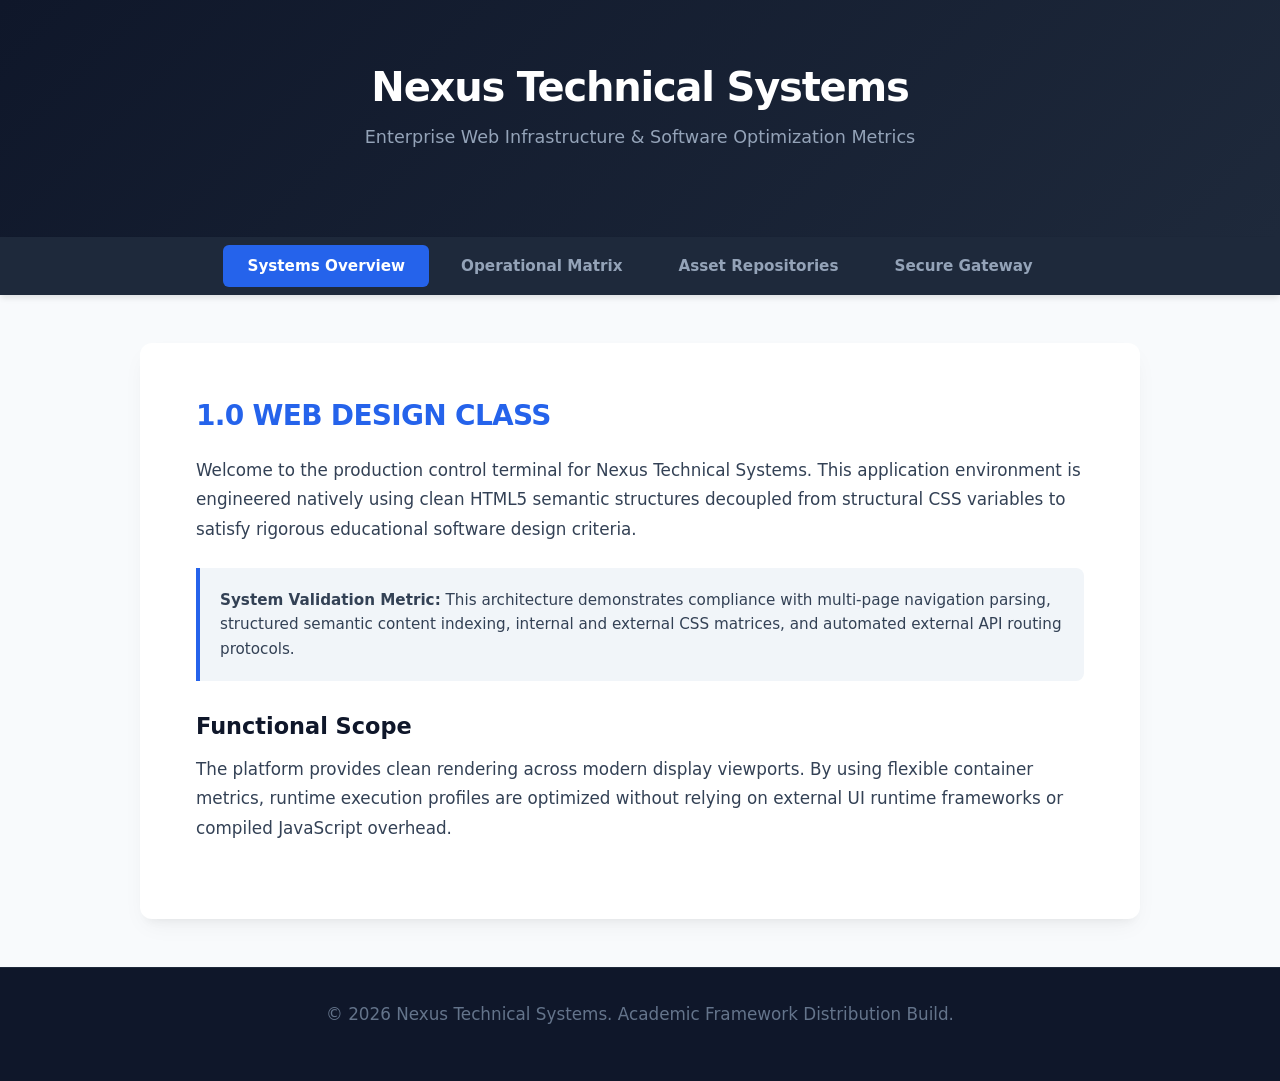
<file: index.html>
<!DOCTYPE html>
<html lang="en">
<head>
    <meta charset="UTF-8">
    <meta name="viewport" content="width=device-width, initial-scale=1.0">
    <title>Enterprise Portal | Core Infrastructure Systems</title>
    <link rel="stylesheet" href="style.css">
</head>
<body>

    <header>
        <h1>Nexus Technical Systems</h1>
        <p>Enterprise Web Infrastructure & Software Optimization Metrics</p>
    </header>

    <nav>
        <a href="index.html" class="active">Systems Overview</a>
        <a href="about.html">Operational Matrix</a>
        <a href="media.html">Asset Repositories</a>
        <a href="contact.html">Secure Gateway</a>
    </nav>

    <main>
        <h2 style="color: #2563eb; font-weight: 800; text-transform: uppercase; letter-spacing: -0.025em;">
            1.0 Web Design class
        </h2>
        
        <p>Welcome to the production control terminal for Nexus Technical Systems. This application environment is engineered natively using clean HTML5 semantic structures decoupled from structural CSS variables to satisfy rigorous educational software design criteria.</p>
        
        <div class="accent-block">
            <strong>System Validation Metric:</strong> This architecture demonstrates compliance with multi-page navigation parsing, structured semantic content indexing, internal and external CSS matrices, and automated external API routing protocols.
        </div>

        <h3>Functional Scope</h3>
        <p>The platform provides clean rendering across modern display viewports. By using flexible container metrics, runtime execution profiles are optimized without relying on external UI runtime frameworks or compiled JavaScript overhead.</p>
    </main>

    <footer>
        <p>&copy; 2026 Nexus Technical Systems. Academic Framework Distribution Build.</p>
    </footer>

</body>
</html>
</file>
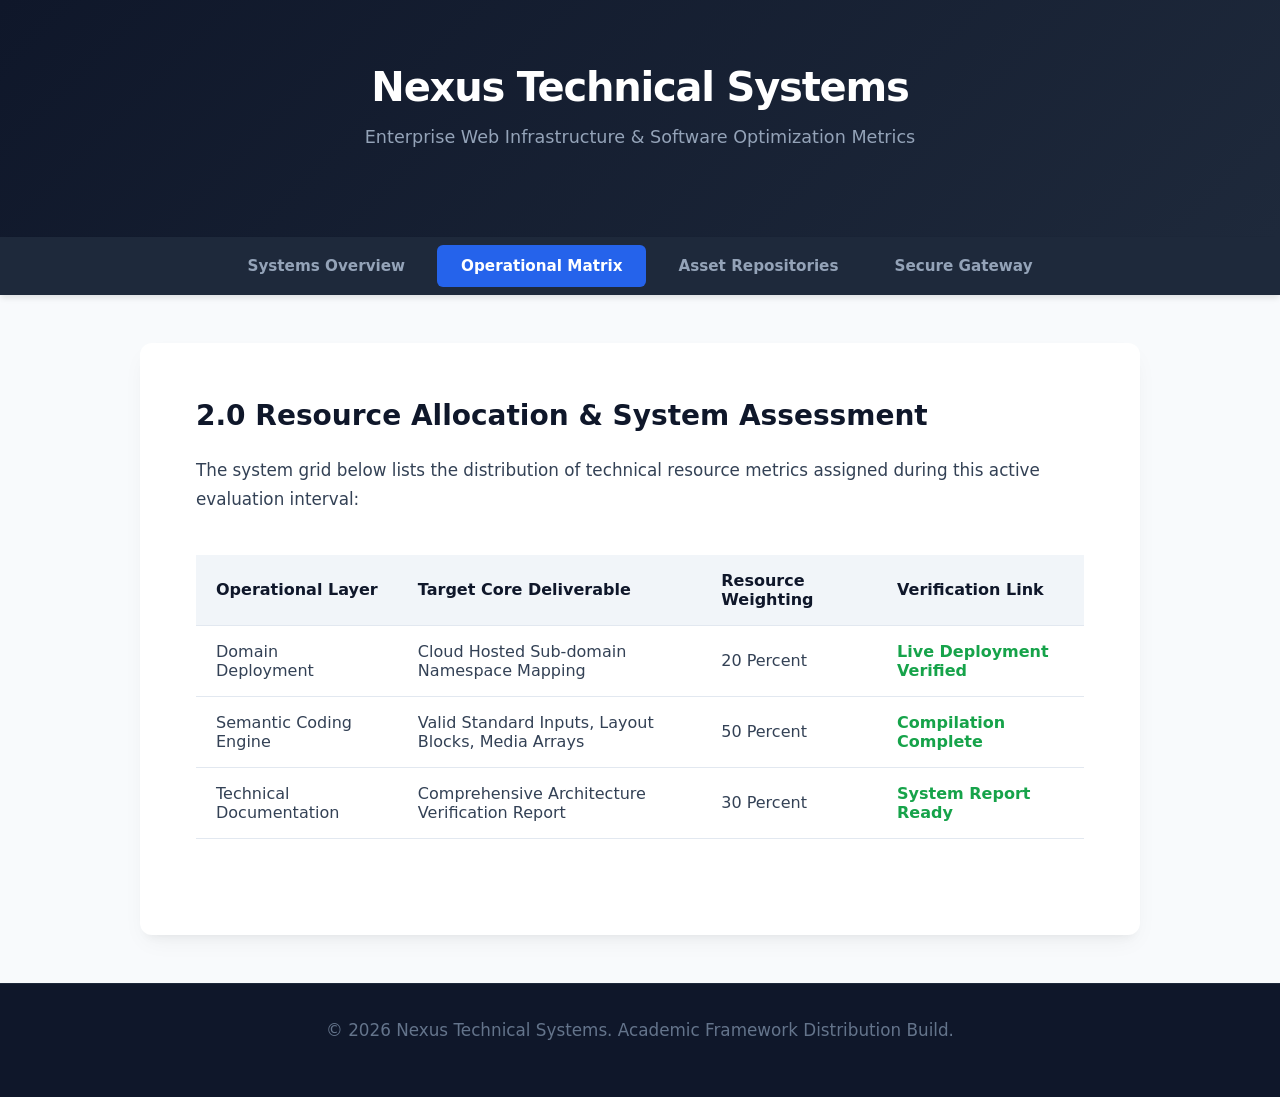
<file: about.html>
<!DOCTYPE html>
<html lang="en">
<head>
    <meta charset="UTF-8">
    <meta name="viewport" content="width=device-width, initial-scale=1.0">
    <title>Operational Matrix | Core Infrastructure Systems</title>
    <link rel="stylesheet" href="style.css">
</head>
<body>

    <header>
        <h1>Nexus Technical Systems</h1>
        <p>Enterprise Web Infrastructure & Software Optimization Metrics</p>
    </header>

    <nav>
        <a href="index.html">Systems Overview</a>
        <a href="about.html" class="active">Operational Matrix</a>
        <a href="media.html">Asset Repositories</a>
        <a href="contact.html">Secure Gateway</a>
    </nav>

    <main>
        <h2>2.0 Resource Allocation & System Assessment</h2>
        <p>The system grid below lists the distribution of technical resource metrics assigned during this active evaluation interval:</p>

        <table>
            <thead>
                <tr>
                    <th>Operational Layer</th>
                    <th>Target Core Deliverable</th>
                    <th>Resource Weighting</th>
                    <th>Verification Link</th>
                </tr>
            </thead>
            <tbody>
                <tr>
                    <td>Domain Deployment</td>
                    <td>Cloud Hosted Sub-domain Namespace Mapping</td>
                    <td>20 Percent</td>
                    <td style="color: #16a34a; font-weight: 600;">Live Deployment Verified</td>
                </tr>
                <tr>
                    <td>Semantic Coding Engine</td>
                    <td>Valid Standard Inputs, Layout Blocks, Media Arrays</td>
                    <td>50 Percent</td>
                    <td style="color: #16a34a; font-weight: 600;">Compilation Complete</td>
                </tr>
                <tr>
                    <td>Technical Documentation</td>
                    <td>Comprehensive Architecture Verification Report</td>
                    <td>30 Percent</td>
                    <td style="color: #16a34a; font-weight: 600;">System Report Ready</td>
                </tr>
            </tbody>
        </table>
    </main>

    <footer>
        <p>&copy; 2026 Nexus Technical Systems. Academic Framework Distribution Build.</p>
    </footer>

</body>
</html>
</file>
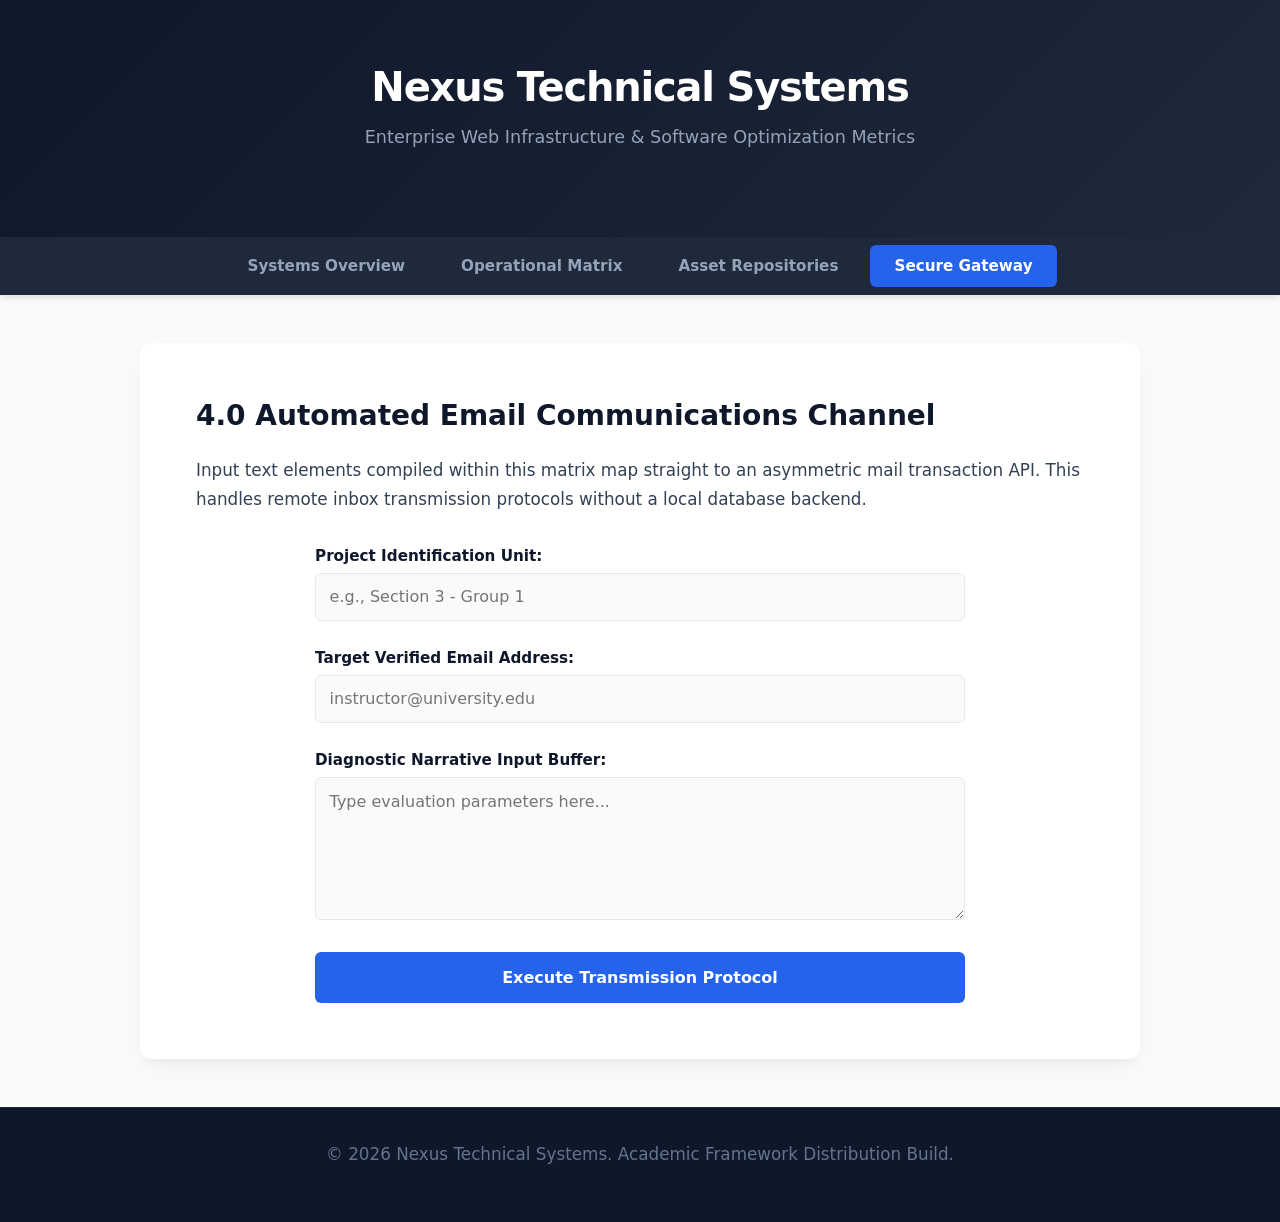
<file: contact.html>
<!DOCTYPE html>
<html lang="en">
<head>
    <meta charset="UTF-8">
    <meta name="viewport" content="width=device-width, initial-scale=1.0">
    <title>Secure Gateway | Core Infrastructure Systems</title>
    <link rel="stylesheet" href="style.css">
    <style>
        .form-container {
            max-width: 650px;
            margin: 2rem auto 0 auto;
        }
        .form-group {
            margin-bottom: 1.75rem;
        }
        .form-group label {
            display: block;
            margin-bottom: 0.5rem;
            font-weight: 600;
            font-size: 0.95rem;
            color: var(--brand-primary);
        }
        .form-group input, .form-group textarea {
            width: 100%;
            padding: 0.85rem;
            border: 1px solid var(--border-subtle);
            border-radius: 6px;
            background-color: #fafafa;
            font-size: 1rem;
            transition: all 0.2s ease;
        }
        .form-group input:focus, .form-group textarea:focus {
            outline: none;
            border-color: var(--brand-accent);
            background-color: #ffffff;
            box-shadow: 0 0 0 3px rgba(37, 99, 235, 0.1);
        }
        .submit-btn {
            background-color: var(--brand-accent);
            color: #ffffff;
            padding: 1rem 2rem;
            border: none;
            border-radius: 6px;
            font-weight: 700;
            font-size: 1rem;
            cursor: pointer;
            width: 100%;
            transition: background-color 0.15s ease;
        }
        .submit-btn:hover {
            background-color: var(--brand-accent-hover);
        }
    </style>
</head>
<body>

    <header>
        <h1>Nexus Technical Systems</h1>
        <p>Enterprise Web Infrastructure & Software Optimization Metrics</p>
    </header>

    <nav>
        <a href="index.html">Systems Overview</a>
        <a href="about.html">Operational Matrix</a>
        <a href="media.html">Asset Repositories</a>
        <a href="contact.html" class="active">Secure Gateway</a>
    </nav>

    <main>
        <h2>4.0 Automated Email Communications Channel</h2>
        <p>Input text elements compiled within this matrix map straight to an asymmetric mail transaction API. This handles remote inbox transmission protocols without a local database backend.</p>

        <form action="https://formspree.io/f/xlgkbrop" method="POST" class="form-container">
            <div class="form-group">
                <label for="student_group">Project Identification Unit:</label>
                <input type="text" id="student_group" name="student_group" placeholder="e.g., Section 3 - Group 1" required>
            </div>

            <div class="form-group">
                <label for="sender_email">Target Verified Email Address:</label>
                <input type="email" id="sender_email" name="sender_email" placeholder="instructor@university.edu" required>
            </div>

            <div class="form-group">
                <label for="payload">Diagnostic Narrative Input Buffer:</label>
                <textarea id="payload" name="payload" rows="6" placeholder="Type evaluation parameters here..." required></textarea>
            </div>

            <button type="submit" class="submit-btn">Execute Transmission Protocol</button>
        </form>
    </main>

    <footer>
        <p>&copy; 2026 Nexus Technical Systems. Academic Framework Distribution Build.</p>
    </footer>

</body>
</html>
</file>
<file: style.css>
/* ==========================================================================
   Modern Design Tokens & System Sync
   ========================================================================== */
:root {
    /* Global Themes */
    --bg-dark: #0f172a;
    --bg-body: #f8fafc;
    --surface: #ffffff;
    --primary: #2563eb;
    --primary-hover: #1d4ed8;
    --text-main: #334155;
    --text-title: #0f172a;
    --border: #e2e8f0;

    /* CRITICAL FIX: Maps HTML internal stylesheets to global tokens */
    --brand-primary: #0f172a;
    --brand-accent: #2563eb;
    --brand-accent-hover: #1d4ed8;
    --border-subtle: #e2e8f0;
    --text-secondary: #64748b;
}

/* ==========================================================================
   Global Reset & Normalization
   ========================================================================== */
* {
    box-sizing: border-box;
    margin: 0;
    padding: 0;
    font-family: system-ui, -apple-system, sans-serif;
    -webkit-font-smoothing: antialiased;
}

body {
    background-color: var(--bg-body);
    color: var(--text-main);
    display: flex;
    flex-direction: column;
    min-height: 100vh;
}

/* ==========================================================================
   Layout Components (Header, Nav, Footer)
   ========================================================================== */
header {
    background: linear-gradient(135deg, #0f172a 0%, #1e293b 100%);
    color: white;
    padding: 4rem 10%;
    text-align: center;
}

header h1 {
    font-size: 2.5rem;
    font-weight: 800;
    letter-spacing: -0.03em;
    margin-bottom: 0.75rem;
}

header p {
    color: #94a3b8;
    font-size: 1.1rem;
}

nav {
    background-color: #1e293b;
    display: flex;
    justify-content: center;
    gap: 0.5rem;
    padding: 0.5rem;
    position: sticky;
    top: 0;
    z-index: 1000;
    box-shadow: 0 4px 6px -1px rgba(0, 0, 0, 0.1);
}

nav a {
    color: #94a3b8;
    text-decoration: none;
    font-weight: 600;
    font-size: 0.95rem;
    padding: 0.75rem 1.5rem;
    border-radius: 6px;
    transition: all 0.2s ease;
}

nav a:hover {
    color: white;
    background-color: rgba(255, 255, 255, 0.05);
}

nav a.active {
    color: white;
    background-color: var(--primary);
}

footer {
    background-color: #0f172a;
    color: #64748b;
    text-align: center;
    padding: 2rem;
    font-size: 0.9rem;
    border-top: 1px solid #1e293b;
    margin-top: auto;
}

/* ==========================================================================
   Main Workspace Container
   ========================================================================== */
main {
    flex: 1;
    max-width: 1000px;
    width: 90%;
    margin: 3rem auto;
    background: var(--surface);
    padding: 3.5rem;
    border-radius: 12px;
    box-shadow: 0 10px 25px -5px rgba(0, 0, 0, 0.05), 0 8px 10px -6px rgba(0, 0, 0, 0.05);
}

h2 {
    font-size: 1.75rem;
    color: var(--text-title);
    margin-bottom: 1.5rem;
}

h3 {
    font-size: 1.4rem;
    color: var(--text-title);
    margin: 2rem 0 1rem 0;
}

p {
    font-size: 1.05rem;
    line-height: 1.75;
    margin-bottom: 1.25rem;
}

/* Accent element block for Homepage */
.accent-block {
    background-color: #f1f5f9;
    border-left: 4px solid var(--primary);
    padding: 1.25rem;
    margin: 1.5rem 0;
    border-radius: 0 8px 8px 0;
    font-size: 0.95rem;
    line-height: 1.6;
}

/* ==========================================================================
   Data Presentation Tables (About Page)
   ========================================================================== */
table {
    width: 100%;
    border-collapse: collapse;
    margin: 2.5rem 0;
    font-size: 1rem;
}

th, td {
    padding: 1rem 1.25rem;
    text-align: left;
    border-bottom: 1px solid var(--border);
}

th {
    background-color: #f1f5f9;
    color: var(--text-title);
    font-weight: 600;
}

tr:hover td {
    background-color: #f8fafc;
}

/* ==========================================================================
   Responsive Multi-Format Media Grid (Media Page)
   ========================================================================== */
.grid-wrapper {
    display: grid;
    grid-template-columns: repeat(auto-fit, minmax(280px, 1fr));
    gap: 2rem;
    margin-top: 2.5rem;
}

.gallery-card {
    background: var(--surface);
    border: 1px solid var(--border);
    border-radius: 8px;
    padding: 1.5rem;
    box-shadow: 0 4px 6px -1px rgba(0, 0, 0, 0.05);
    transition: transform 0.2s ease, box-shadow 0.2s ease;
    display: flex;
    flex-direction: column;
    justify-content: space-between;
    align-items: center;
}

.gallery-card:hover {
    transform: translateY(-4px);
    box-shadow: 0 12px 20px -3px rgba(0, 0, 0, 0.08);
}

.gallery-card img {
    width: 100%;
    height: 180px;
    object-fit: cover;
    border-radius: 6px;
    margin-bottom: 0.5rem;
}

.gallery-card audio, .gallery-card video {
    width: 100%;
    margin-top: auto;
}

/* ==========================================================================
   Interactive Forms UI (Contact Page)
   ========================================================================== */
.form-container {
    max-width: 550px;
    margin: 2rem auto 0 auto;
}

.form-group {
    margin-bottom: 1.5rem;
}

.form-group label {
    display: block;
    margin-bottom: 0.5rem;
    font-weight: 600;
    color: var(--text-title);
}

.form-group input, .form-container textarea, .form-group textarea {
    width: 100%;
    padding: 0.75rem 1rem;
    border: 1px solid var(--border);
    border-radius: 6px;
    font-size: 1rem;
    background-color: #ffffff;
    transition: border-color 0.2s ease, box-shadow 0.2s ease;
}

.form-group input:focus, .form-container textarea:focus, .form-group textarea:focus {
    outline: none;
    border-color: var(--primary);
    box-shadow: 0 0 0 3px rgba(37, 99, 235, 0.1);
}

.submit-btn {
    background-color: var(--primary);
    color: white;
    padding: 0.85rem 2rem;
    border: none;
    border-radius: 6px;
    font-weight: 600;
    font-size: 1rem;
    cursor: pointer;
    width: 100%;
    transition: background-color 0.2s ease;
}

.submit-btn:hover {
    background-color: var(--primary-hover);
}
</file>
